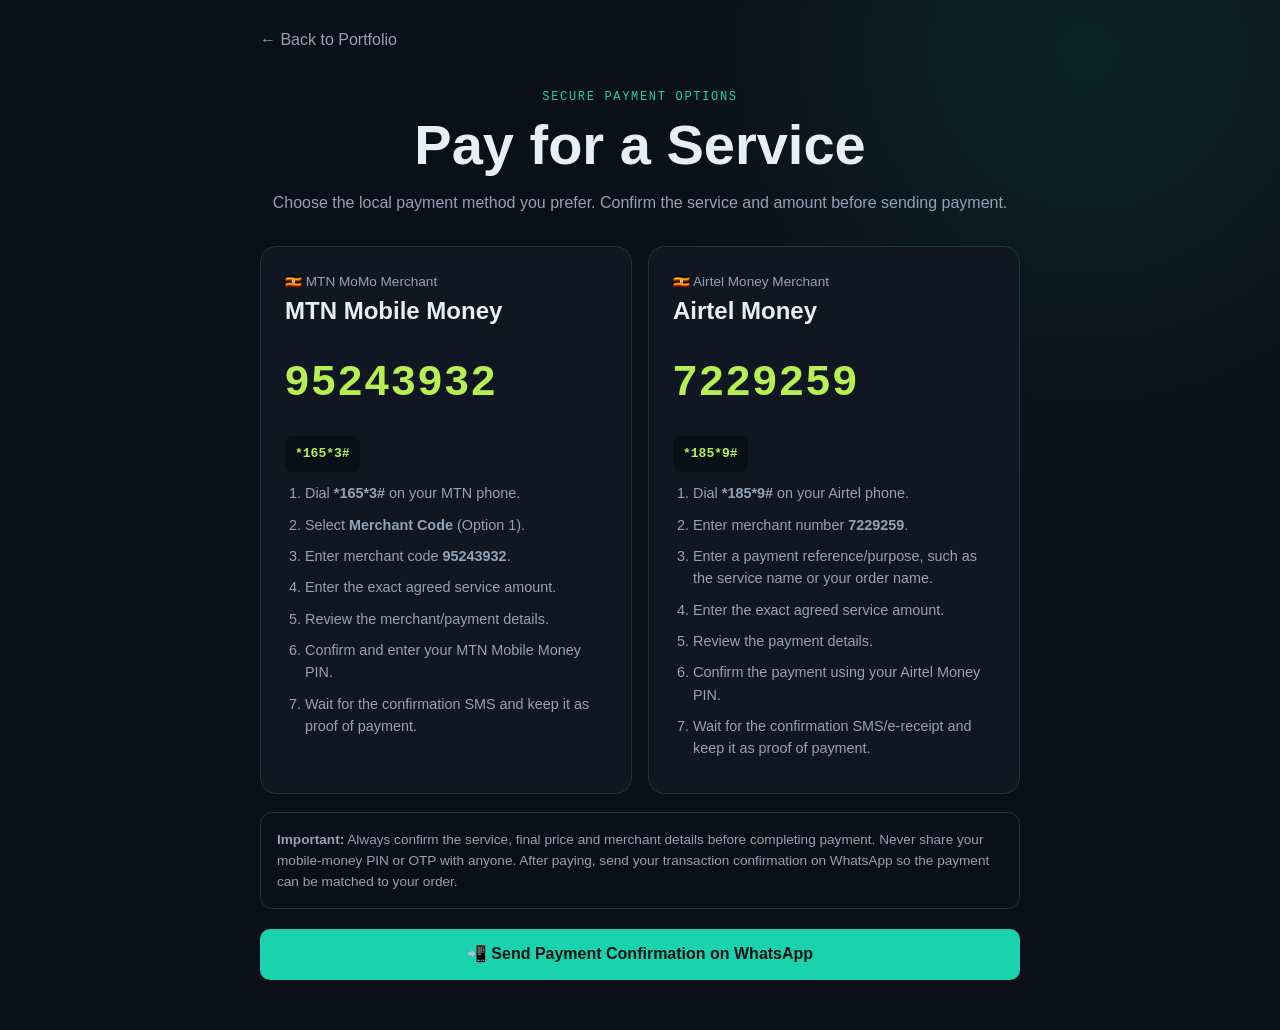
<file: payments.html>
<!DOCTYPE html>
<html lang="en">
<head>
<meta charset="UTF-8">
<meta name="viewport" content="width=device-width, initial-scale=1.0">
<title>Apex Digital Space | Payments</title>
<meta name="description" content="Apex Digital Space payment options for digital services.">
<link rel="icon" type="image/svg+xml" href="./favicon-new.svg">
<style>
:root{--bg:#0b0f19;--card:#101722;--text:#e8eef5;--muted:#93a2b5;--border:#243142;--primary:#19d3ae;--accent:#b7ef52;--dark:#071016}
*{box-sizing:border-box}body{margin:0;min-height:100vh;background:radial-gradient(circle at 85% 5%,rgba(25,211,174,.1),transparent 28rem),var(--bg);color:var(--text);font-family:Inter,Arial,sans-serif;line-height:1.55}.shell{width:min(760px,calc(100% - 30px));margin:auto;padding:28px 0 50px}.back{display:inline-block;color:var(--muted);text-decoration:none;margin-bottom:35px}.back:hover{color:var(--primary)}header{text-align:center;margin-bottom:30px}h1{font-size:clamp(2rem,7vw,3.5rem);line-height:1.05;margin:10px 0}header p{color:var(--muted)}.eyebrow{color:var(--primary);font-family:monospace;letter-spacing:.14em;font-size:.75rem}.grid{display:grid;grid-template-columns:1fr 1fr;gap:16px}.card{background:var(--card);border:1px solid var(--border);border-radius:16px;padding:24px}.card h2{margin:0 0 5px}.label{color:var(--muted);font-size:.85rem}.code{font-size:clamp(1.8rem,7vw,2.7rem);font-weight:800;letter-spacing:.06em;margin:18px 0;color:var(--accent)}.steps{color:var(--muted);font-size:.9rem;margin:0;padding-left:20px}.steps li{margin-bottom:9px}.usssd{display:inline-block;margin:4px 0 10px;padding:8px 10px;border-radius:8px;background:var(--dark);color:var(--accent);font-family:monospace;font-weight:800}.note{margin-top:18px;padding:16px;border:1px solid var(--border);border-radius:12px;color:var(--muted);font-size:.85rem}.contact{display:block;text-align:center;margin-top:20px;padding:13px;border-radius:10px;background:var(--primary);color:var(--dark);font-weight:800;text-decoration:none}@media(max-width:600px){.grid{grid-template-columns:1fr}}
</style>
</head>
<body>
<main class="shell">
<a class="back" href="./index.html">← Back to Portfolio</a>
<header><div class="eyebrow">SECURE PAYMENT OPTIONS</div><h1>Pay for a Service</h1><p>Choose the local payment method you prefer. Confirm the service and amount before sending payment.</p></header>
<section class="grid">
<div class="card"><div class="label">🇺🇬 MTN MoMo Merchant</div><h2>MTN Mobile Money</h2><div class="code">95243932</div><div class="usssd">*165*3#</div><ol class="steps"><li>Dial <strong>*165*3#</strong> on your MTN phone.</li><li>Select <strong>Merchant Code</strong> (Option 1).</li><li>Enter merchant code <strong>95243932</strong>.</li><li>Enter the exact agreed service amount.</li><li>Review the merchant/payment details.</li><li>Confirm and enter your MTN Mobile Money PIN.</li><li>Wait for the confirmation SMS and keep it as proof of payment.</li></ol></div>
<div class="card"><div class="label">🇺🇬 Airtel Money Merchant</div><h2>Airtel Money</h2><div class="code">7229259</div><div class="usssd">*185*9#</div><ol class="steps"><li>Dial <strong>*185*9#</strong> on your Airtel phone.</li><li>Enter merchant number <strong>7229259</strong>.</li><li>Enter a payment reference/purpose, such as the service name or your order name.</li><li>Enter the exact agreed service amount.</li><li>Review the payment details.</li><li>Confirm the payment using your Airtel Money PIN.</li><li>Wait for the confirmation SMS/e-receipt and keep it as proof of payment.</li></ol></div>
</section>
<div class="note"><strong>Important:</strong> Always confirm the service, final price and merchant details before completing payment. Never share your mobile-money PIN or OTP with anyone. After paying, send your transaction confirmation on WhatsApp so the payment can be matched to your order.</div>
<a class="contact" href="https://wa.me/256781372439?text=Hello%20David%2C%20I%20have%20made%20a%20payment%20for%20a%20service.%20I%20will%20send%20the%20transaction%20confirmation.">📲 Send Payment Confirmation on WhatsApp</a>
</main>
</body>
</html>
</file>
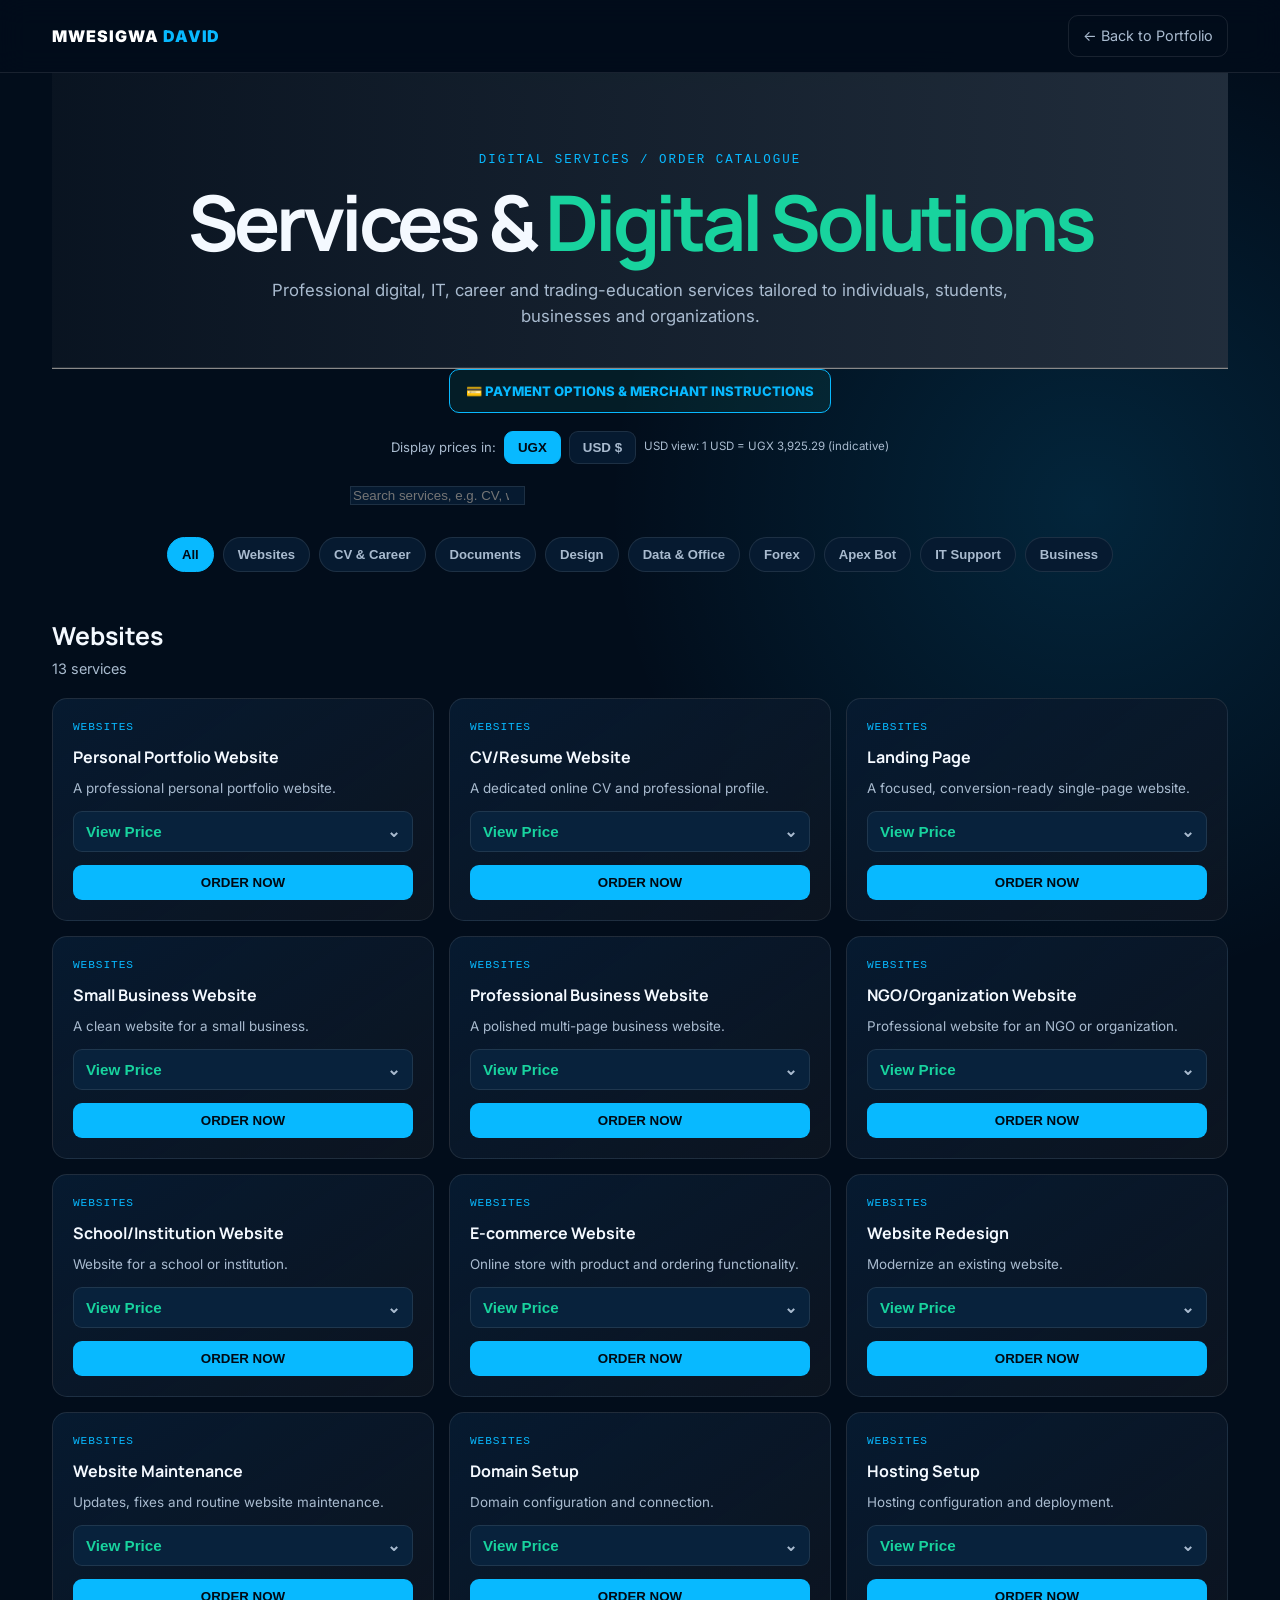
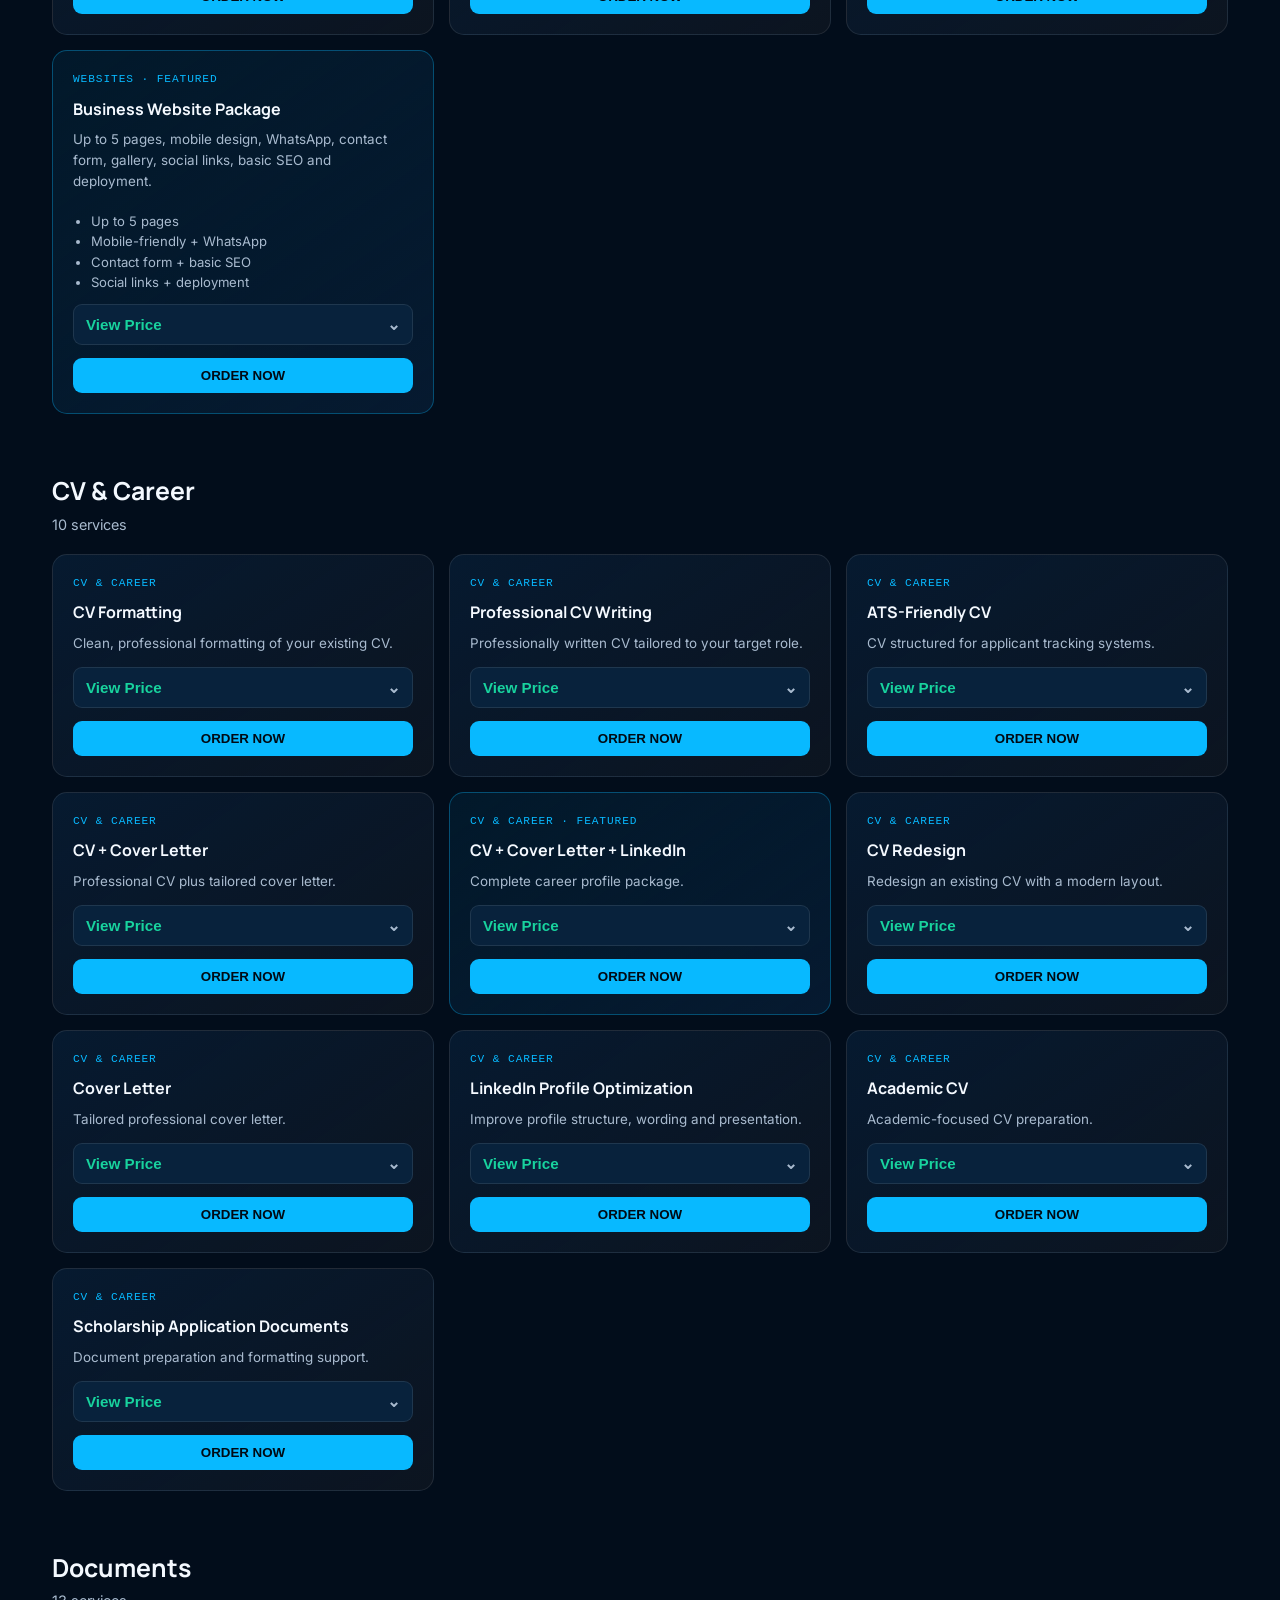
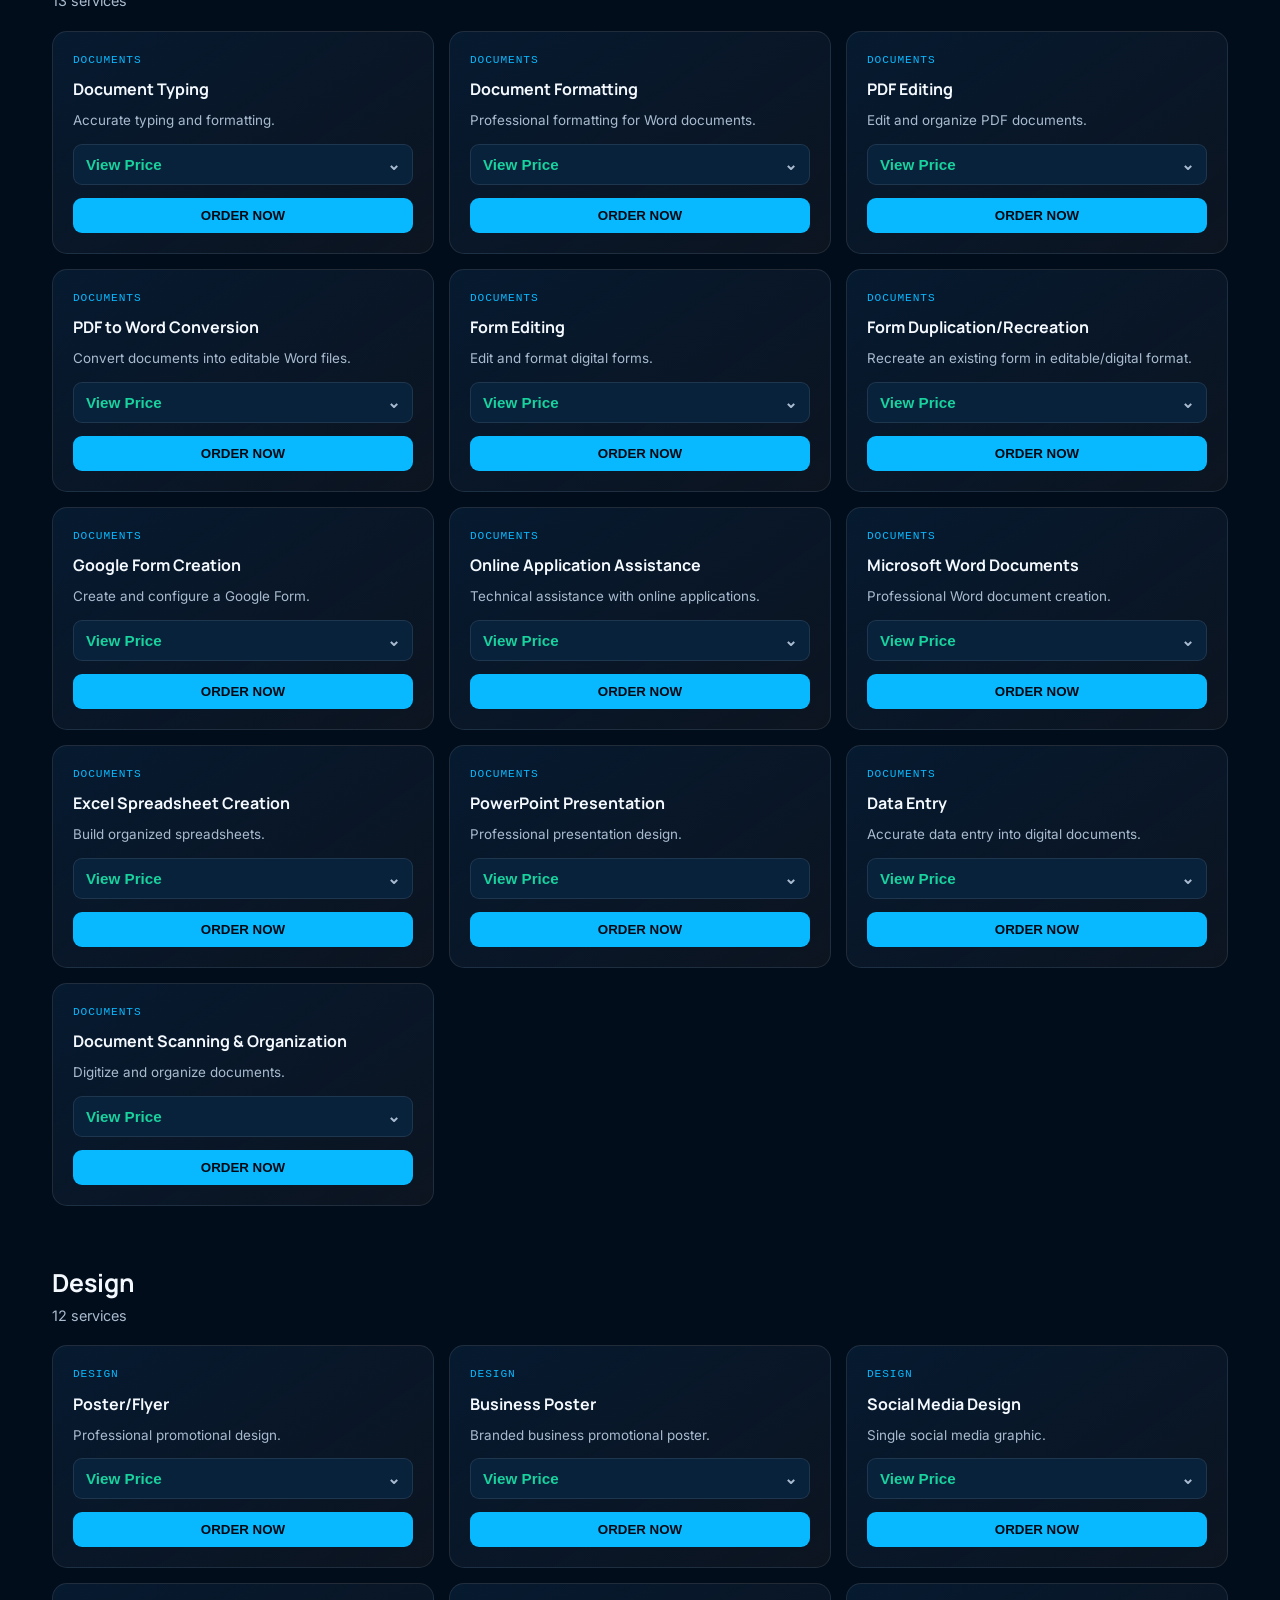
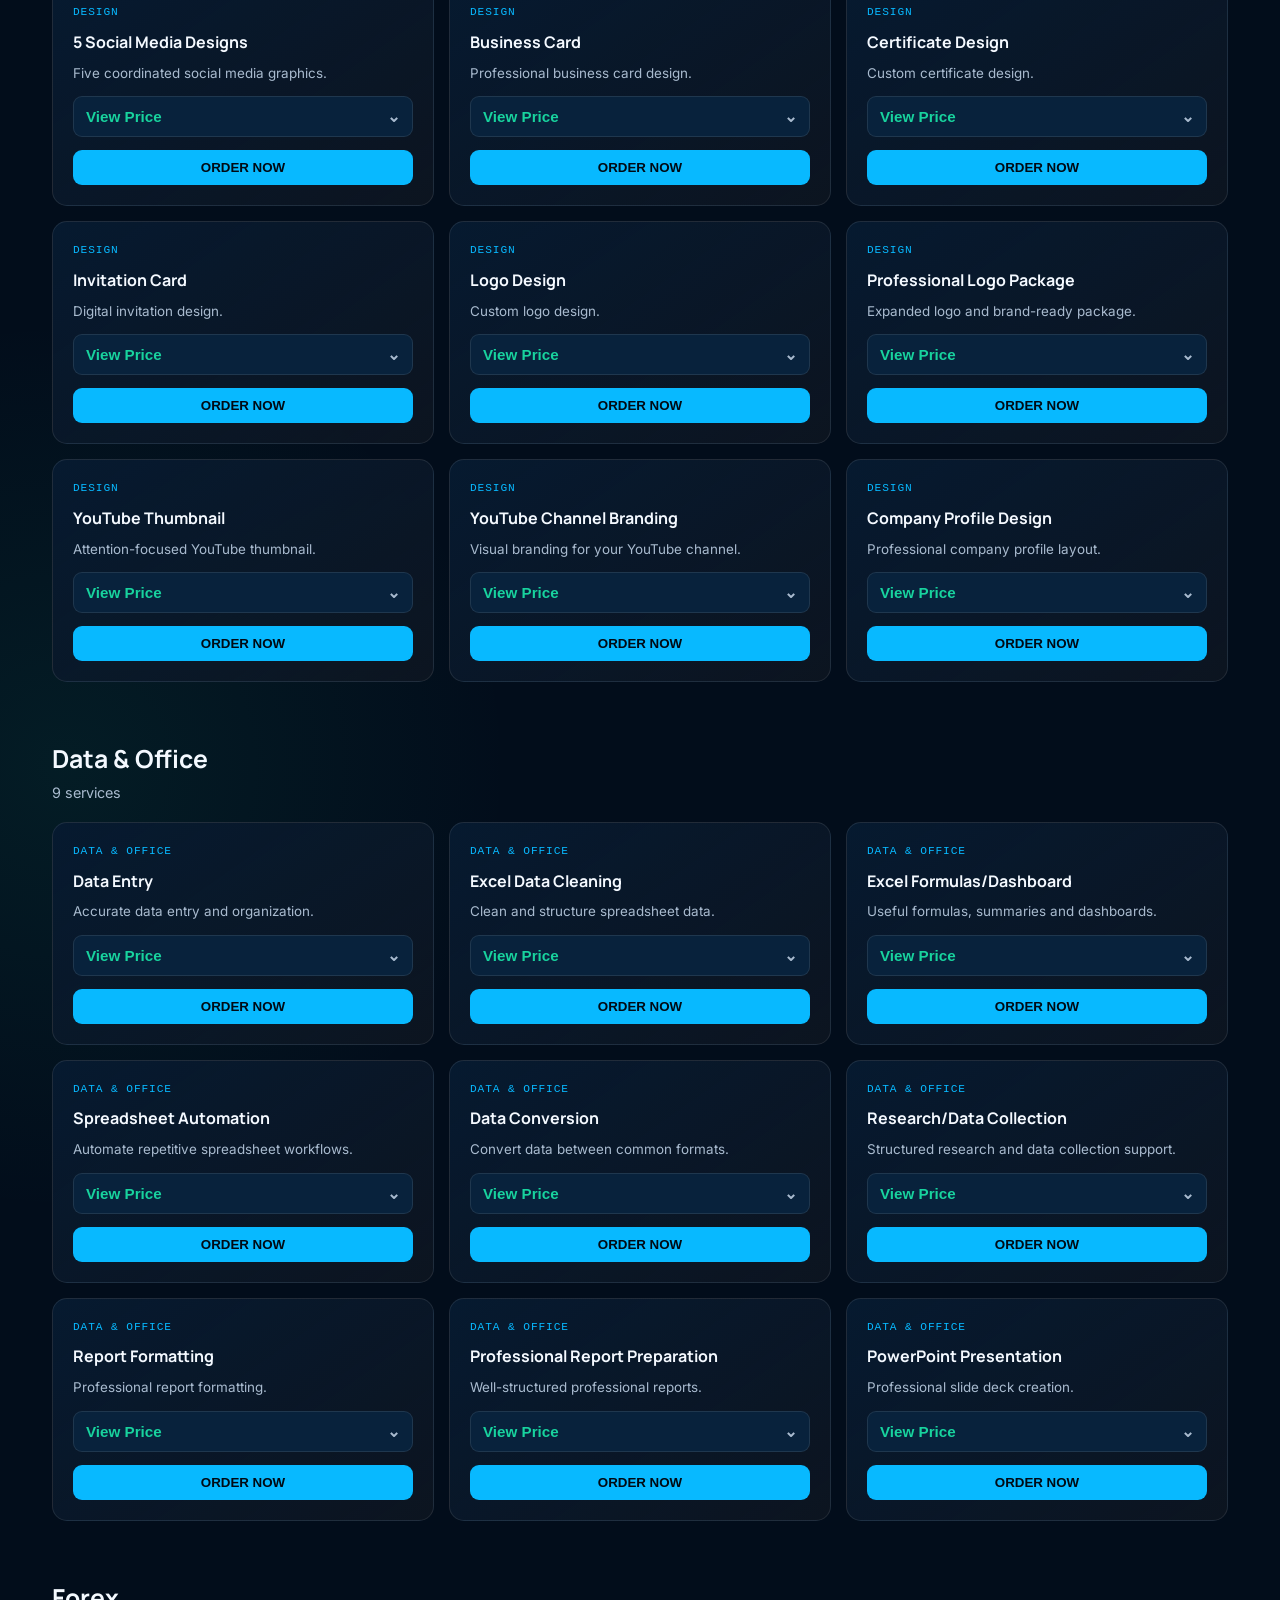
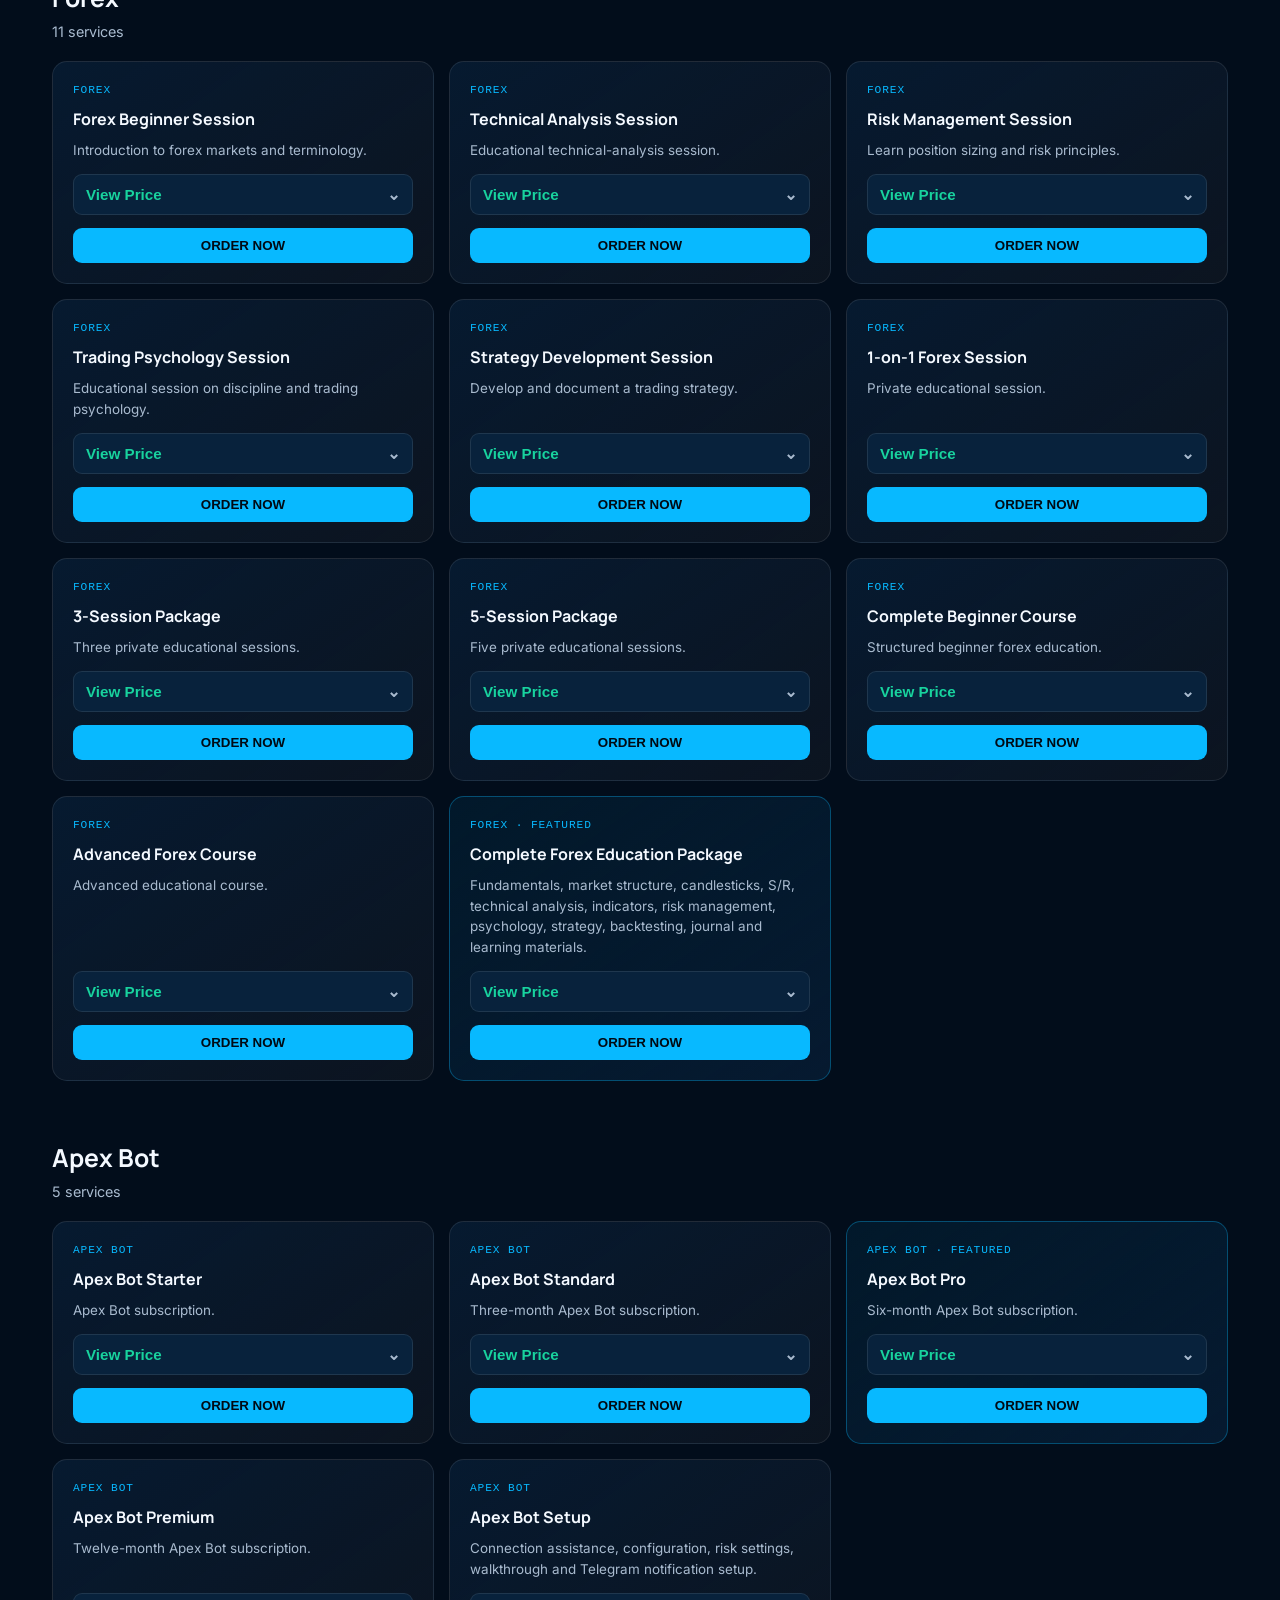
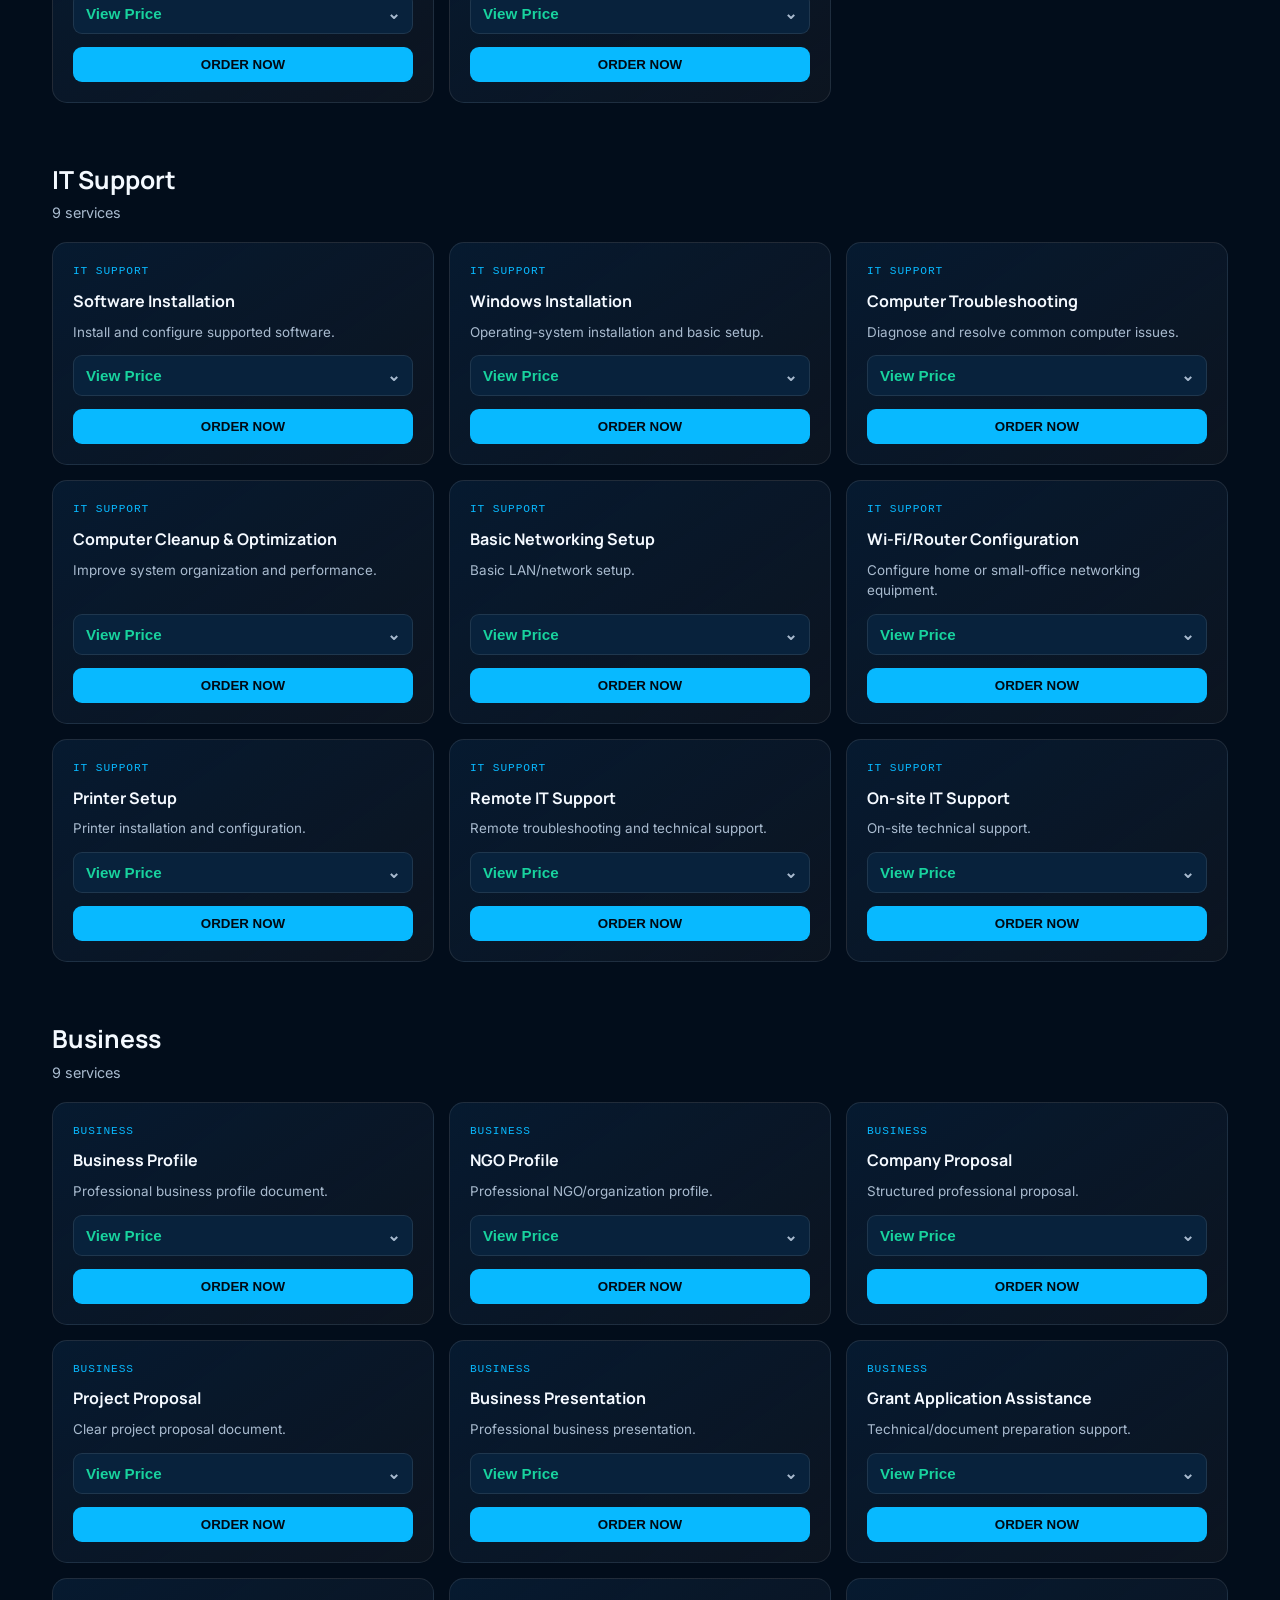
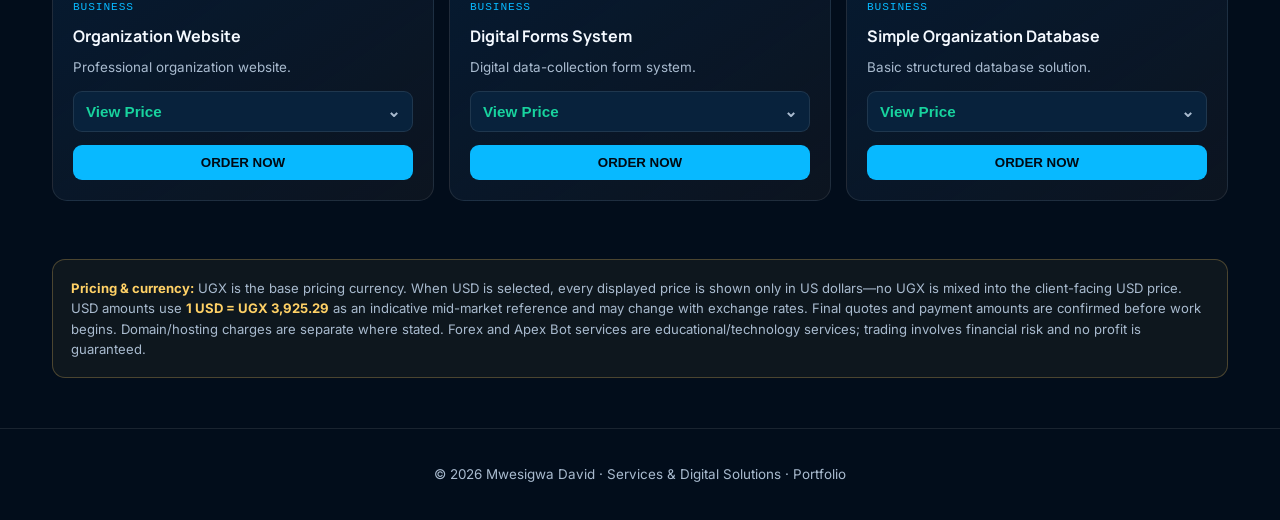
<file: services.html>
<!DOCTYPE html>
<html lang="en">
<head>
<meta charset="UTF-8">
<meta name="viewport" content="width=device-width, initial-scale=1.0">
<title>Apex Digital Space | Services</title>
<meta name="description" content="Apex Digital Space — Web, IT, Forex and digital services by Mwesigwa David.">
<meta name="robots" content="index, follow">
<meta property="og:title" content="Services & Digital Solutions | Mwesigwa David">
<meta property="og:description" content="Professional digital, IT, career and trading-education services tailored to individuals, students, businesses and organizations.">
<meta property="og:type" content="website">
<link rel="icon" type="image/svg+xml" href="./favicon-new.svg">
<link rel="preconnect" href="https://fonts.googleapis.com">
<link rel="preconnect" href="https://fonts.gstatic.com" crossorigin>
<link href="https://fonts.googleapis.com/css2?family=Inter:wght@400;500;600;700;800&family=Manrope:wght@500;600;700;800&display=swap" rel="stylesheet">
<style>
:root{--bg:#020d1b;--card:#061a30;--card2:#08223c;--cyan:#08b9ff;--blue:#168cf4;--white:#f4f9ff;--muted:#a9bbcf;--line:#ffffff18;--purple:#9b5cff;--green:#18d39e;--pink:#e85cff;--text:#f4f9ff;--border:#ffffff18;--primary:#08b9ff;--accent:#18d39e;--dark:#010a14;--danger:#ffd166}
*{box-sizing:border-box}html{scroll-behavior:smooth}body{margin:0;background:radial-gradient(circle at 85% 5%,rgba(8,185,255,.14),transparent 30rem),radial-gradient(circle at 5% 55%,rgba(24,211,158,.08),transparent 28rem),var(--bg);color:var(--text);font-family:Inter,Arial,sans-serif;line-height:1.55}a{color:inherit;text-decoration:none}.shell{max-width:1220px;margin:auto;padding:0 22px}.top{background:rgba(2,13,27,.92);border-bottom:1px solid #ffffff18;backdrop-filter:blur(14px)}.nav{min-height:72px;display:flex;align-items:center;justify-content:space-between;gap:20px}.brand{color:#fff;font-weight:900;letter-spacing:.06em}.brand span{color:var(--cyan)}.back{border:1px solid var(--border);padding:9px 14px;border-radius:10px;color:var(--muted);font-size:.9rem}.back:hover{border-color:var(--primary);color:var(--text)}header{padding:78px 0 38px;text-align:center;background:linear-gradient(90deg,rgba(2,13,27,.94),rgba(3,19,38,.76)),url("./assets/digital-work.jpg") center/cover no-repeat;border-bottom:1px solid #ffffff12}.eyebrow{color:var(--primary);font-family:monospace;letter-spacing:.16em;font-size:.78rem}.hero h1{font-family:Manrope;font-size:clamp(2.3rem,6vw,4.8rem);line-height:1.03;margin:12px auto 16px;letter-spacing:-.055em}.hero h1 span{color:var(--accent)}.hero p{max-width:760px;margin:auto;color:var(--muted);font-size:1.05rem}.filters{display:flex;gap:9px;flex-wrap:wrap;justify-content:center;margin:30px 0 45px}.filter{cursor:pointer;background:var(--card);border:1px solid var(--border);color:var(--muted);padding:9px 14px;border-radius:999px;font-weight:700;font-size:.82rem}.filter.active,.filter:hover{background:var(--primary);color:var(--dark);border-color:var(--primary)}.catalogue-actions{text-align:center;margin:0 auto 18px}.payment-link{display:inline-flex;align-items:center;justify-content:center;padding:11px 16px;border:1px solid var(--primary);border-radius:10px;background:rgba(25,211,174,.08);color:var(--primary);font-weight:800;font-size:.82rem}.payment-link:hover{background:var(--primary);color:var(--dark)}.currency-bar{display:flex;align-items:center;justify-content:center;gap:8px;flex-wrap:wrap;margin:0 auto 18px;color:var(--muted);font-size:.82rem}.currency{cursor:pointer;border:1px solid var(--border);background:var(--card);color:var(--muted);padding:8px 13px;border-radius:9px;font-weight:800}.currency.active,.currency:hover{background:var(--primary);color:var(--dark);border-color:var(--primary)}.rate-note{font-size:.72rem;color:var(--muted)}.search{max-width:580px;margin:0 auto 26px}.search input{background:#061a30;border:1px solid #ffffff18;color:#f4f9ff}.search input:focus{border-color:var(--primary)}.section{margin:0 0 58px}.section-head{display:flex;align-items:end;justify-content:space-between;gap:20px;margin-bottom:18px}.section-head h2{font-family:Manrope;margin:0;font-size:1.55rem}.section-head p{margin:3px 0 0;color:var(--muted);font-size:.9rem}.grid{display:grid;grid-template-columns:repeat(3,minmax(0,1fr));gap:15px}.service{display:flex;flex-direction:column;background:linear-gradient(145deg,var(--card),rgba(16,23,34,.75));border:1px solid var(--border);border-radius:15px;padding:20px;min-height:205px;transition:transform .2s,border-color .2s,box-shadow .2s}.service:hover{transform:translateY(-3px);border-color:rgba(25,211,174,.55);box-shadow:0 14px 35px rgba(0,0,0,.22)}.tag{font-family:monospace;font-size:.7rem;color:var(--primary);letter-spacing:.08em}.service h3{font-family:Manrope;font-size:1rem;margin:8px 0}.service p{color:var(--muted);font-size:.84rem;margin:0 0 13px}.price{margin-top:auto;position:relative}.price-toggle{width:100%;display:flex;align-items:center;justify-content:space-between;gap:10px;background:var(--card2);border:1px solid var(--border);color:var(--accent);border-radius:9px;padding:10px 12px;font-weight:800;font-size:.95rem;cursor:pointer}.price-toggle::after{content:"⌄";font-size:1rem;color:var(--muted)}.price-details{display:none;padding:9px 12px;background:var(--dark);border:1px solid var(--border);border-top:0;border-radius:0 0 9px 9px;color:var(--accent);font-weight:800;font-size:1rem}.price.open .price-details{display:block}.price.open .price-toggle{border-radius:9px 9px 0 0}.price.open .price-toggle::after{content:"⌃"}.order{margin-top:13px;border:0;border-radius:9px;background:var(--primary);color:var(--dark);font-weight:800;padding:10px 12px;cursor:pointer}.order:hover{filter:brightness(1.08)}.featured{border-color:#08b9ff55;background:linear-gradient(145deg,#08b9ff12,#061a30)}.featured .price{color:var(--green)}.featured ul{padding-left:18px;color:var(--muted);font-size:.82rem;margin:6px 0 12px}.notice{padding:18px;border:1px solid rgba(255,207,102,.25);background:rgba(255,207,102,.05);border-radius:13px;color:var(--muted);font-size:.82rem;margin:0 0 50px}.notice strong{color:var(--danger)}footer{border-top:1px solid var(--border);padding:35px 0;color:var(--muted);text-align:center;font-size:.84rem}.modal{display:none;position:fixed;inset:0;z-index:50;background:rgba(0,0,0,.7);padding:20px;overflow:auto}.modal.open{display:flex;align-items:center;justify-content:center}.dialog{width:min(650px,100%);background:#101722;border:1px solid var(--border);border-radius:18px;padding:25px;box-shadow:0 25px 80px rgba(0,0,0,.5)}.dialog h2{font-family:Manrope;margin:0 0 4px}.chosen{color:var(--accent);font-size:.9rem;margin-bottom:18px}.form-grid{display:grid;grid-template-columns:1fr 1fr;gap:13px}.field{display:flex;flex-direction:column;gap:6px}.field.full{grid-column:1/-1}.field label{font-size:.78rem;color:var(--muted)}.field input,.field select,.field textarea{width:100%;border:1px solid var(--border);background:var(--card2);color:var(--text);border-radius:9px;padding:11px;outline:none;font:inherit}.field textarea{min-height:105px;resize:vertical}.field input:focus,.field select:focus,.field textarea:focus{border-color:var(--primary)}.actions{display:flex;gap:10px;margin-top:18px}.actions button{flex:1;padding:12px;border-radius:9px;font-weight:800;cursor:pointer;border:1px solid var(--border)}.send{background:var(--primary);color:var(--dark);border-color:var(--primary)!important}.cancel{background:transparent;color:var(--text)}.empty{text-align:center;color:var(--muted);padding:35px;display:none;grid-column:1/-1}@media(max-width:850px){.grid{grid-template-columns:repeat(2,minmax(0,1fr))}}@media(max-width:560px){.shell{padding:0 15px}.nav{min-height:62px}.grid{grid-template-columns:1fr}.form-grid{grid-template-columns:1fr}.field.full{grid-column:auto}header{padding:55px 0 25px}.hero h1{font-size:2.35rem}.filters{justify-content:flex-start;overflow-x:auto;flex-wrap:nowrap;padding-bottom:5px}.filter{white-space:nowrap}}

/* Keep catalogue and header imagery crisp and correctly cropped across devices */
header.hero{background-repeat:no-repeat;background-size:cover;background-position:center center}
img{max-width:100%;height:auto;image-rendering:auto}
.service img,.grid img{display:block;width:100%;height:auto;object-fit:cover;object-position:center}
</style>
</head>
<body>
<div class="top"><div class="shell nav"><a class="brand" href="./index.html">MWESIGWA <span>DAVID</span></a><a class="back" href="./index.html">← Back to Portfolio</a></div></div>
<main class="shell">
<header class="hero"><div class="eyebrow">DIGITAL SERVICES / ORDER CATALOGUE</div><h1>Services &amp; <span>Digital Solutions</span></h1><p>Professional digital, IT, career and trading-education services tailored to individuals, students, businesses and organizations.</p></header>
<div class="catalogue-actions"><a class="payment-link" href="./payments.html">💳 PAYMENT OPTIONS &amp; MERCHANT INSTRUCTIONS</a></div><div class="currency-bar"><span>Display prices in:</span><button id="ugxBtn" class="currency active">UGX</button><button id="usdBtn" class="currency">USD $</button><span class="rate-note">USD view: 1 USD = UGX 3,925.29 (indicative)</span></div>
<div class="search"><input id="search" type="search" placeholder="Search services, e.g. CV, website, Excel, forex..."></div>
<div class="filters" id="filters"></div>
<div id="catalogue"></div>
<div class="notice"><strong>Pricing &amp; currency:</strong> UGX is the base pricing currency. When USD is selected, every displayed price is shown only in US dollars—no UGX is mixed into the client-facing USD price. USD amounts use <strong>1 USD = UGX 3,925.29</strong> as an indicative mid-market reference and may change with exchange rates. Final quotes and payment amounts are confirmed before work begins. Domain/hosting charges are separate where stated. Forex and Apex Bot services are educational/technology services; trading involves financial risk and no profit is guaranteed.</div>
</main>
<footer><div class="shell">© 2026 Mwesigwa David · Services &amp; Digital Solutions · <a href="./index.html">Portfolio</a></div></footer>
<div class="modal" id="modal" aria-hidden="true"><div class="dialog">
<h2>Place an Order</h2><div class="chosen" id="chosen"></div>
<form id="orderForm">
<div class="form-grid">
<div class="field"><label>Full Name *</label><input id="name" required></div>
<div class="field"><label>WhatsApp Number *</label><input id="phone" required placeholder="07XXXXXXXX"></div>
<div class="field"><label>Email</label><input id="email" type="email"></div>
<div class="field"><label>Deadline</label><input id="deadline" type="date"></div>
<div class="field full"><label>Requirements / Description *</label><textarea id="requirements" required placeholder="Tell me what you need..."></textarea></div>
<div class="field full"><label>Additional Notes</label><textarea id="notes" placeholder="Any additional information"></textarea></div>
</div>
<div class="actions"><button type="button" class="cancel" id="cancel">Cancel</button><button type="submit" class="send">📲 Send Order via WhatsApp</button></div>
</form>
</div></div>
<script>
const WHATSAPP_NUMBER="256781372439";
const categories=[["all","All"],["web","Websites"],["career","CV & Career"],["docs","Documents"],["design","Design"],["data","Data & Office"],["forex","Forex"],["apex","Apex Bot"],["it","IT Support"],["business","Business"]];
const services=[
{c:"web",t:"Personal Portfolio Website",u:150000,d:"A professional personal portfolio website."},{c:"web",t:"CV/Resume Website",u:120000,d:"A dedicated online CV and professional profile."},{c:"web",t:"Landing Page",u:100000,d:"A focused, conversion-ready single-page website."},{c:"web",t:"Small Business Website",u:250000,d:"A clean website for a small business."},{c:"web",t:"Professional Business Website",u:400000,d:"A polished multi-page business website."},{c:"web",t:"NGO/Organization Website",u:350000,d:"Professional website for an NGO or organization."},{c:"web",t:"School/Institution Website",u:350000,d:"Website for a school or institution."},{c:"web",t:"E-commerce Website",u:600000,from:1,d:"Online store with product and ordering functionality."},{c:"web",t:"Website Redesign",u:150000,from:1,d:"Modernize an existing website."},{c:"web",t:"Website Maintenance",u:50000,unit:" / month",d:"Updates, fixes and routine website maintenance."},{c:"web",t:"Domain Setup",u:30000,extra:" + domain",d:"Domain configuration and connection."},{c:"web",t:"Hosting Setup",u:30000,extra:" + hosting",d:"Hosting configuration and deployment."},{c:"web",t:"Business Website Package",u:350000,d:"Up to 5 pages, mobile design, WhatsApp, contact form, gallery, social links, basic SEO and deployment.",f:1},
{c:"career",t:"CV Formatting",u:15000,d:"Clean, professional formatting of your existing CV."},{c:"career",t:"Professional CV Writing",u:30000,d:"Professionally written CV tailored to your target role."},{c:"career",t:"ATS-Friendly CV",u:35000,d:"CV structured for applicant tracking systems."},{c:"career",t:"CV + Cover Letter",u:45000,d:"Professional CV plus tailored cover letter."},{c:"career",t:"CV + Cover Letter + LinkedIn",u:60000,d:"Complete career profile package.",f:1},{c:"career",t:"CV Redesign",u:20000,d:"Redesign an existing CV with a modern layout."},{c:"career",t:"Cover Letter",u:15000,d:"Tailored professional cover letter."},{c:"career",t:"LinkedIn Profile Optimization",u:30000,d:"Improve profile structure, wording and presentation."},{c:"career",t:"Academic CV",u:35000,d:"Academic-focused CV preparation."},{c:"career",t:"Scholarship Application Documents",u:50000,from:1,d:"Document preparation and formatting support."},
{c:"docs",t:"Document Typing",u:500,unit:" / page",d:"Accurate typing and formatting."},{c:"docs",t:"Document Formatting",u:5000,from:1,d:"Professional formatting for Word documents."},{c:"docs",t:"PDF Editing",u:5000,from:1,d:"Edit and organize PDF documents."},{c:"docs",t:"PDF to Word Conversion",u:5000,from:1,d:"Convert documents into editable Word files."},{c:"docs",t:"Form Editing",u:5000,from:1,d:"Edit and format digital forms."},{c:"docs",t:"Form Duplication/Recreation",u:10000,from:1,d:"Recreate an existing form in editable/digital format."},{c:"docs",t:"Google Form Creation",u:15000,d:"Create and configure a Google Form."},{c:"docs",t:"Online Application Assistance",u:10000,from:1,d:"Technical assistance with online applications."},{c:"docs",t:"Microsoft Word Documents",u:10000,from:1,d:"Professional Word document creation."},{c:"docs",t:"Excel Spreadsheet Creation",u:15000,from:1,d:"Build organized spreadsheets."},{c:"docs",t:"PowerPoint Presentation",u:20000,from:1,d:"Professional presentation design."},{c:"docs",t:"Data Entry",u:10000,from:1,d:"Accurate data entry into digital documents."},{c:"docs",t:"Document Scanning & Organization",u:5000,from:1,d:"Digitize and organize documents."},
{c:"design",t:"Poster/Flyer",u:15000,d:"Professional promotional design."},{c:"design",t:"Business Poster",u:20000,d:"Branded business promotional poster."},{c:"design",t:"Social Media Design",u:10000,d:"Single social media graphic."},{c:"design",t:"5 Social Media Designs",u:40000,d:"Five coordinated social media graphics."},{c:"design",t:"Business Card",u:15000,d:"Professional business card design."},{c:"design",t:"Certificate Design",u:15000,d:"Custom certificate design."},{c:"design",t:"Invitation Card",u:15000,d:"Digital invitation design."},{c:"design",t:"Logo Design",u:50000,d:"Custom logo design."},{c:"design",t:"Professional Logo Package",u:80000,d:"Expanded logo and brand-ready package."},{c:"design",t:"YouTube Thumbnail",u:10000,d:"Attention-focused YouTube thumbnail."},{c:"design",t:"YouTube Channel Branding",u:50000,d:"Visual branding for your YouTube channel."},{c:"design",t:"Company Profile Design",u:50000,from:1,d:"Professional company profile layout."},
{c:"data",t:"Data Entry",u:10000,from:1,d:"Accurate data entry and organization."},{c:"data",t:"Excel Data Cleaning",u:15000,from:1,d:"Clean and structure spreadsheet data."},{c:"data",t:"Excel Formulas/Dashboard",u:30000,from:1,d:"Useful formulas, summaries and dashboards."},{c:"data",t:"Spreadsheet Automation",u:50000,from:1,d:"Automate repetitive spreadsheet workflows."},{c:"data",t:"Data Conversion",u:10000,from:1,d:"Convert data between common formats."},{c:"data",t:"Research/Data Collection",u:20000,from:1,d:"Structured research and data collection support."},{c:"data",t:"Report Formatting",u:20000,from:1,d:"Professional report formatting."},{c:"data",t:"Professional Report Preparation",u:30000,from:1,d:"Well-structured professional reports."},{c:"data",t:"PowerPoint Presentation",u:20000,from:1,d:"Professional slide deck creation."},
{c:"forex",t:"Forex Beginner Session",u:20000,d:"Introduction to forex markets and terminology."},{c:"forex",t:"Technical Analysis Session",u:30000,d:"Educational technical-analysis session."},{c:"forex",t:"Risk Management Session",u:25000,d:"Learn position sizing and risk principles."},{c:"forex",t:"Trading Psychology Session",u:25000,d:"Educational session on discipline and trading psychology."},{c:"forex",t:"Strategy Development Session",u:40000,d:"Develop and document a trading strategy."},{c:"forex",t:"1-on-1 Forex Session",u:50000,unit:" / hour",d:"Private educational session."},{c:"forex",t:"3-Session Package",u:120000,d:"Three private educational sessions."},{c:"forex",t:"5-Session Package",u:180000,d:"Five private educational sessions."},{c:"forex",t:"Complete Beginner Course",u:150000,d:"Structured beginner forex education."},{c:"forex",t:"Advanced Forex Course",u:200000,d:"Advanced educational course."},{c:"forex",t:"Complete Forex Education Package",u:250000,d:"Fundamentals, market structure, candlesticks, S/R, technical analysis, indicators, risk management, psychology, strategy, backtesting, journal and learning materials.",f:1},
{c:"apex",t:"Apex Bot Starter",u:50000,unit:" / month",d:"Apex Bot subscription."},{c:"apex",t:"Apex Bot Standard",u:120000,unit:" / 3 months",d:"Three-month Apex Bot subscription."},{c:"apex",t:"Apex Bot Pro",u:200000,unit:" / 6 months",d:"Six-month Apex Bot subscription.",f:1},{c:"apex",t:"Apex Bot Premium",u:350000,unit:" / 12 months",d:"Twelve-month Apex Bot subscription."},{c:"apex",t:"Apex Bot Setup",u:50000,d:"Connection assistance, configuration, risk settings, walkthrough and Telegram notification setup."},
{c:"it",t:"Software Installation",u:10000,d:"Install and configure supported software."},{c:"it",t:"Windows Installation",u:30000,d:"Operating-system installation and basic setup."},{c:"it",t:"Computer Troubleshooting",u:20000,from:1,d:"Diagnose and resolve common computer issues."},{c:"it",t:"Computer Cleanup & Optimization",u:20000,d:"Improve system organization and performance."},{c:"it",t:"Basic Networking Setup",u:30000,from:1,d:"Basic LAN/network setup."},{c:"it",t:"Wi-Fi/Router Configuration",u:20000,d:"Configure home or small-office networking equipment."},{c:"it",t:"Printer Setup",u:15000,d:"Printer installation and configuration."},{c:"it",t:"Remote IT Support",u:20000,unit:" / hour",d:"Remote troubleshooting and technical support."},{c:"it",t:"On-site IT Support",u:30000,unit:" / hour",d:"On-site technical support."},
{c:"business",t:"Business Profile",u:50000,d:"Professional business profile document."},{c:"business",t:"NGO Profile",u:75000,d:"Professional NGO/organization profile."},{c:"business",t:"Company Proposal",u:50000,from:1,d:"Structured professional proposal."},{c:"business",t:"Project Proposal",u:50000,from:1,d:"Clear project proposal document."},{c:"business",t:"Business Presentation",u:50000,from:1,d:"Professional business presentation."},{c:"business",t:"Grant Application Assistance",u:50000,from:1,d:"Technical/document preparation support."},{c:"business",t:"Organization Website",u:350000,from:1,d:"Professional organization website."},{c:"business",t:"Digital Forms System",u:50000,from:1,d:"Digital data-collection form system."},{c:"business",t:"Simple Organization Database",u:100000,from:1,d:"Basic structured database solution."}
];
const USD_TO_UGX=3925.29;let currency="UGX",selected=null,active="all";
const filters=document.getElementById("filters"),catalogue=document.getElementById("catalogue"),search=document.getElementById("search");
categories.forEach(([id,label])=>{const b=document.createElement("button");b.className="filter"+(id==="all"?" active":"");b.textContent=label;b.onclick=()=>{active=id;document.querySelectorAll(".filter").forEach(x=>x.classList.remove("active"));b.classList.add("active");render()};filters.appendChild(b)});
const names=Object.fromEntries(categories);
function displayPrice(s){
 const prefix=s.from?"From ":"";
 const unit=s.unit||"";
 const extra=s.extra||"";
 if(currency==="UGX") return prefix+"UGX "+s.u.toLocaleString("en-UG")+unit+extra;
 return prefix+"$"+(s.u/USD_TO_UGX).toFixed(2)+unit+extra;
}
function orderPrice(s){return displayPrice(s)}
function render(){
 const q=search.value.toLowerCase().trim();
 const visible=services.filter(s=>(active==="all"||s.c===active)&&(!q||(s.t+" "+s.d+" "+names[s.c]).toLowerCase().includes(q)));
 catalogue.innerHTML="";
 if(!visible.length){catalogue.innerHTML='<div class="empty" style="display:block">No services found. Try another search.</div>';return}
 const groups={};visible.forEach(s=>(groups[s.c]??=[]).push(s));
 Object.entries(groups).forEach(([cat,items])=>{
  const sec=document.createElement("section");sec.className="section";
  sec.innerHTML='<div class="section-head"><div><h2>'+names[cat]+'</h2><p>'+items.length+' service'+(items.length===1?"":"s")+'</p></div></div><div class="grid"></div>';
  const grid=sec.querySelector(".grid");
  items.forEach(s=>{
   const card=document.createElement("article");card.className="service"+(s.f?" featured":"");
   card.innerHTML='<div class="tag">'+names[s.c].toUpperCase()+(s.f?' · FEATURED':'')+'</div><h3>'+s.t+'</h3><p>'+s.d+'</p>'+(s.f&&s.t.includes("Business Website")?'<ul><li>Up to 5 pages</li><li>Mobile-friendly + WhatsApp</li><li>Contact form + basic SEO</li><li>Social links + deployment</li></ul>':'')+'<div class="price"><button type="button" class="price-toggle">View Price</button><div class="price-details">'+displayPrice(s)+'</div></div><button class="order">ORDER NOW</button>';
   const priceBox=card.querySelector(".price");const priceToggle=card.querySelector(".price-toggle");priceToggle.onclick=()=>priceBox.classList.toggle("open");card.querySelector(".order").onclick=()=>openOrder(s);grid.appendChild(card);
  });
  catalogue.appendChild(sec);
 })
}
document.getElementById("ugxBtn").onclick=()=>{currency="UGX";document.getElementById("ugxBtn").classList.add("active");document.getElementById("usdBtn").classList.remove("active");render()};
document.getElementById("usdBtn").onclick=()=>{currency="USD";document.getElementById("usdBtn").classList.add("active");document.getElementById("ugxBtn").classList.remove("active");render()};
search.addEventListener("input",render);
function openOrder(s){
 selected=s;
 document.getElementById("chosen").textContent=s.t+" — "+orderPrice(s);
 document.getElementById("modal").classList.add("open");
 document.getElementById("modal").setAttribute("aria-hidden","false");
 document.getElementById("name").focus();
}
function closeOrder(){document.getElementById("modal").classList.remove("open");document.getElementById("modal").setAttribute("aria-hidden","true")}
document.getElementById("cancel").onclick=closeOrder;
document.getElementById("modal").onclick=e=>{if(e.target.id==="modal")closeOrder()};
document.getElementById("orderForm").onsubmit=e=>{
 e.preventDefault();
 const v=id=>document.getElementById(id).value.trim();
 const msg=["NEW SERVICE ORDER","","Customer: "+v("name"),"WhatsApp: "+v("phone"),"Email: "+(v("email")||"Not provided"),"Service: "+selected.t,"Displayed Price: "+orderPrice(selected.p),"Deadline: "+(v("deadline")||"Not specified"),"","Requirements:",v("requirements"),"","Additional Notes:",v("notes")||"None","","Please contact me to confirm the order."].join("\n");
 window.open("https://wa.me/"+WHATSAPP_NUMBER+"?text="+encodeURIComponent(msg),"_blank","noopener,noreferrer");closeOrder();e.target.reset()
};
render();
</script>
</body>
</html>
</file>
